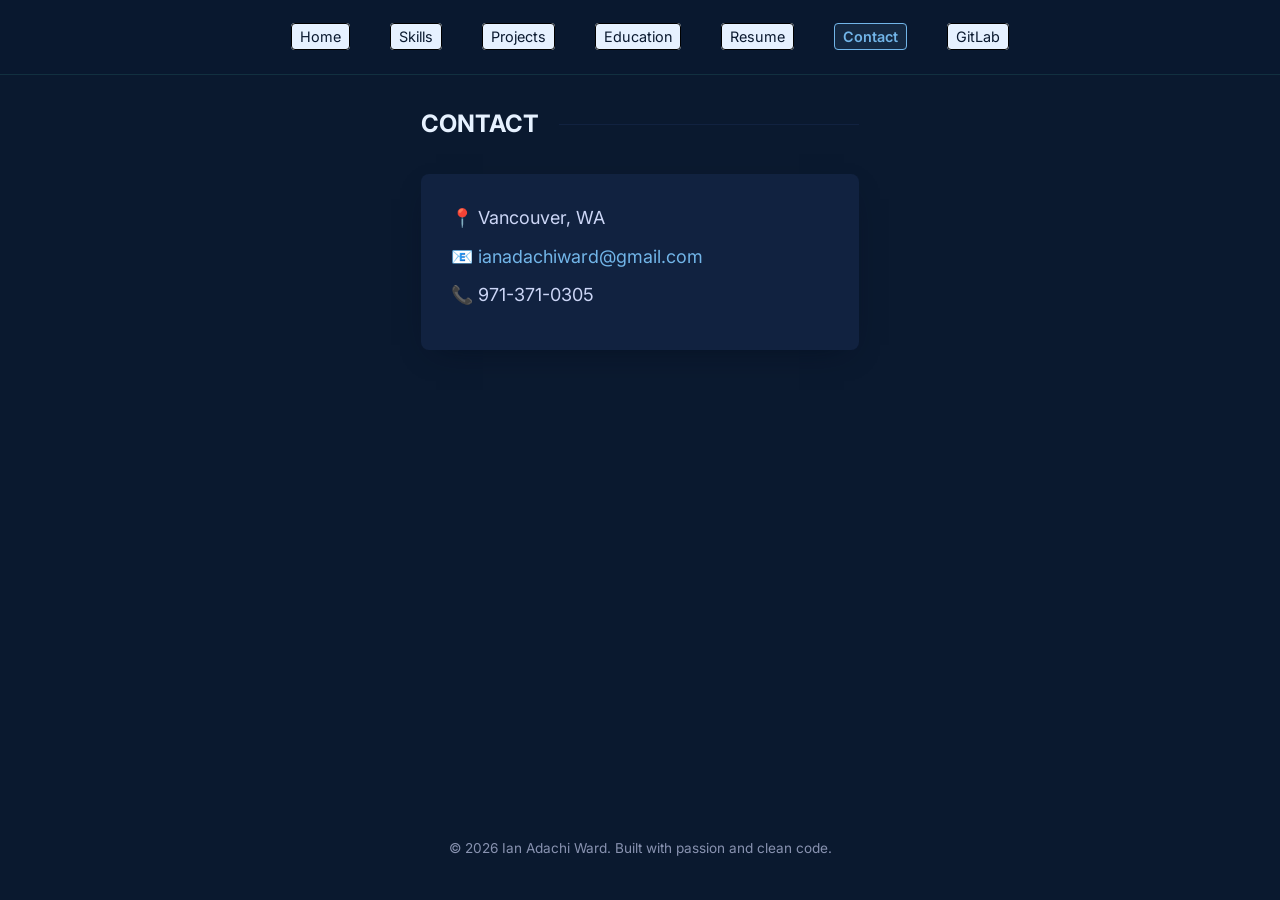
<file: public/contact.html>
<!DOCTYPE html>
<html lang="en">
<head>
    <meta charset="utf-8">
    <meta name="viewport" content="width=device-width, initial-scale=1.0">
    <meta name="generator" content="GitLab Pages">
    <title>Contact | Ian Adachi Ward</title>
    <link rel="stylesheet" href="style.css">
    <link rel="preconnect" href="https://fonts.googleapis.com">
    <link rel="preconnect" href="https://fonts.gstatic.com" crossorigin>
    <link href="https://fonts.googleapis.com/css2?family=Inter:wght@300;400;600;700&display=swap" rel="stylesheet">
</head>
<body>
    <nav class="navbar">
        <div class="container">
            <ul class="nav-links">
                <li><a href="index.html">Home</a></li>
                <li><a href="skills.html">Skills</a></li>
                <li><a href="projects.html">Projects</a></li>
                <li><a href="education.html">Education</a></li>
                <li><a href="experience.html">Resume</a></li>
                <li><a href="contact.html" class="active">Contact</a></li>
                <li><a href="https://gitlab.com/Ian-AdachiWard" target="_blank">GitLab</a></li>
            </ul>
        </div>
    </nav>

    <main class="container">
        <section id="contact">
            <h2>CONTACT</h2>
            <div class="contact-details">
                <p>📍 Vancouver, WA</p>
                <p>📧 <a href="mailto:ianadachiward@gmail.com">ianadachiward@gmail.com</a></p>
                <p>📞 971-371-0305</p>
            </div>
        </section>
    </main>

    <footer>
        <div class="container">
            <p>&copy; 2026 Ian Adachi Ward. Built with passion and clean code.</p>
        </div>
    </footer>
</body>
</html>
</file>
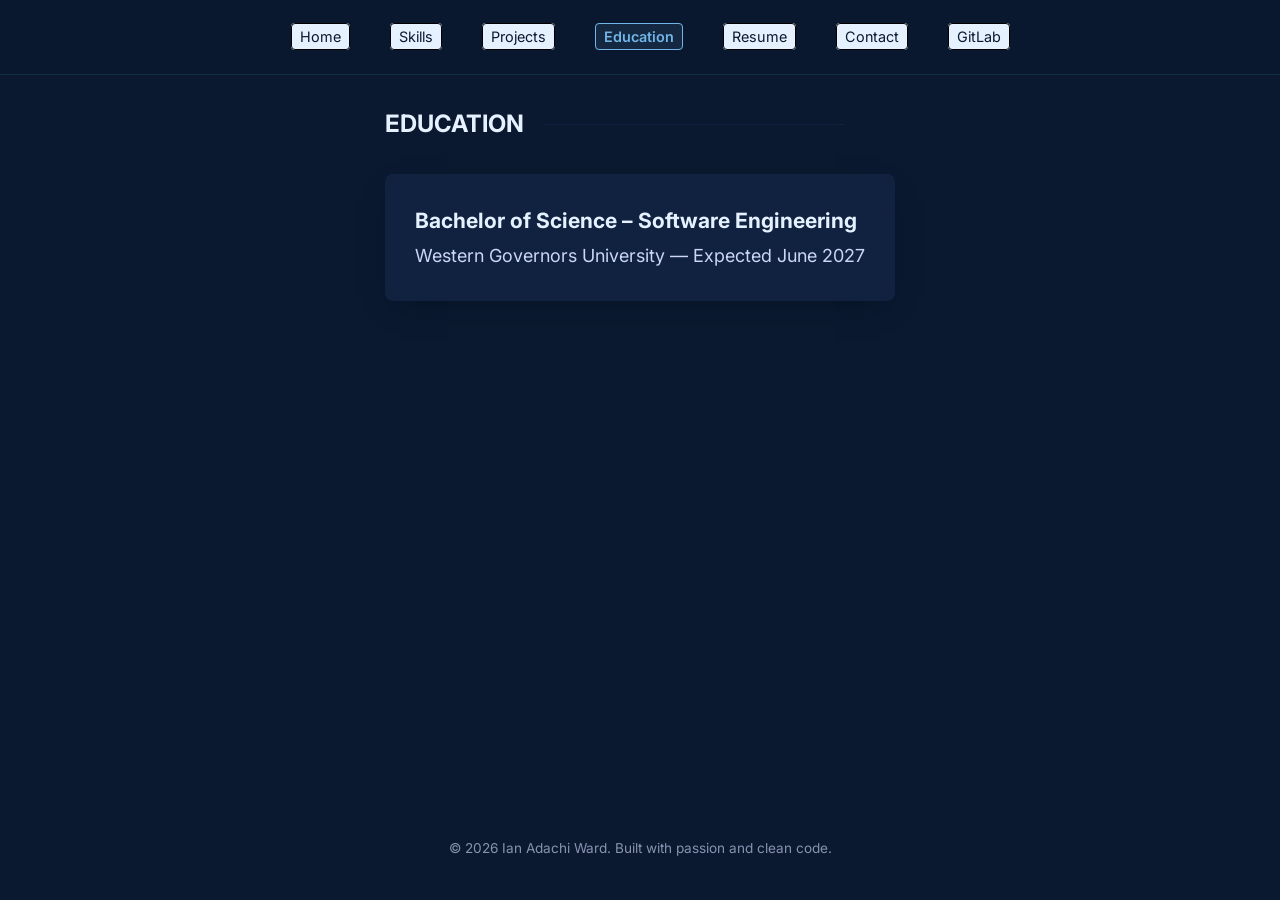
<file: public/education.html>
<!DOCTYPE html>
<html lang="en">
<head>
    <meta charset="utf-8">
    <meta name="viewport" content="width=device-width, initial-scale=1.0">
    <meta name="generator" content="GitLab Pages">
    <title>Education | Ian Adachi Ward</title>
    <link rel="stylesheet" href="style.css">
    <link rel="preconnect" href="https://fonts.googleapis.com">
    <link rel="preconnect" href="https://fonts.gstatic.com" crossorigin>
    <link href="https://fonts.googleapis.com/css2?family=Inter:wght@300;400;600;700&display=swap" rel="stylesheet">
</head>
<body>
    <nav class="navbar">
        <div class="container">
            <ul class="nav-links">
                <li><a href="index.html">Home</a></li>
                <li><a href="skills.html">Skills</a></li>
                <li><a href="projects.html">Projects</a></li>
                <li><a href="education.html" class="active">Education</a></li>
                <li><a href="experience.html">Resume</a></li>
                <li><a href="contact.html">Contact</a></li>
                <li><a href="https://gitlab.com/Ian-AdachiWard" target="_blank">GitLab</a></li>
            </ul>
        </div>
    </nav>

    <main class="container">
        <section id="education">
            <h2>EDUCATION</h2>
            <div class="education-item">
                <h3>Bachelor of Science – Software Engineering</h3>
                <p>Western Governors University — Expected June 2027</p>
            </div>
        </section>
    </main>

    <footer>
        <div class="container">
            <p>&copy; 2026 Ian Adachi Ward. Built with passion and clean code.</p>
        </div>
    </footer>
</body>
</html>
</file>
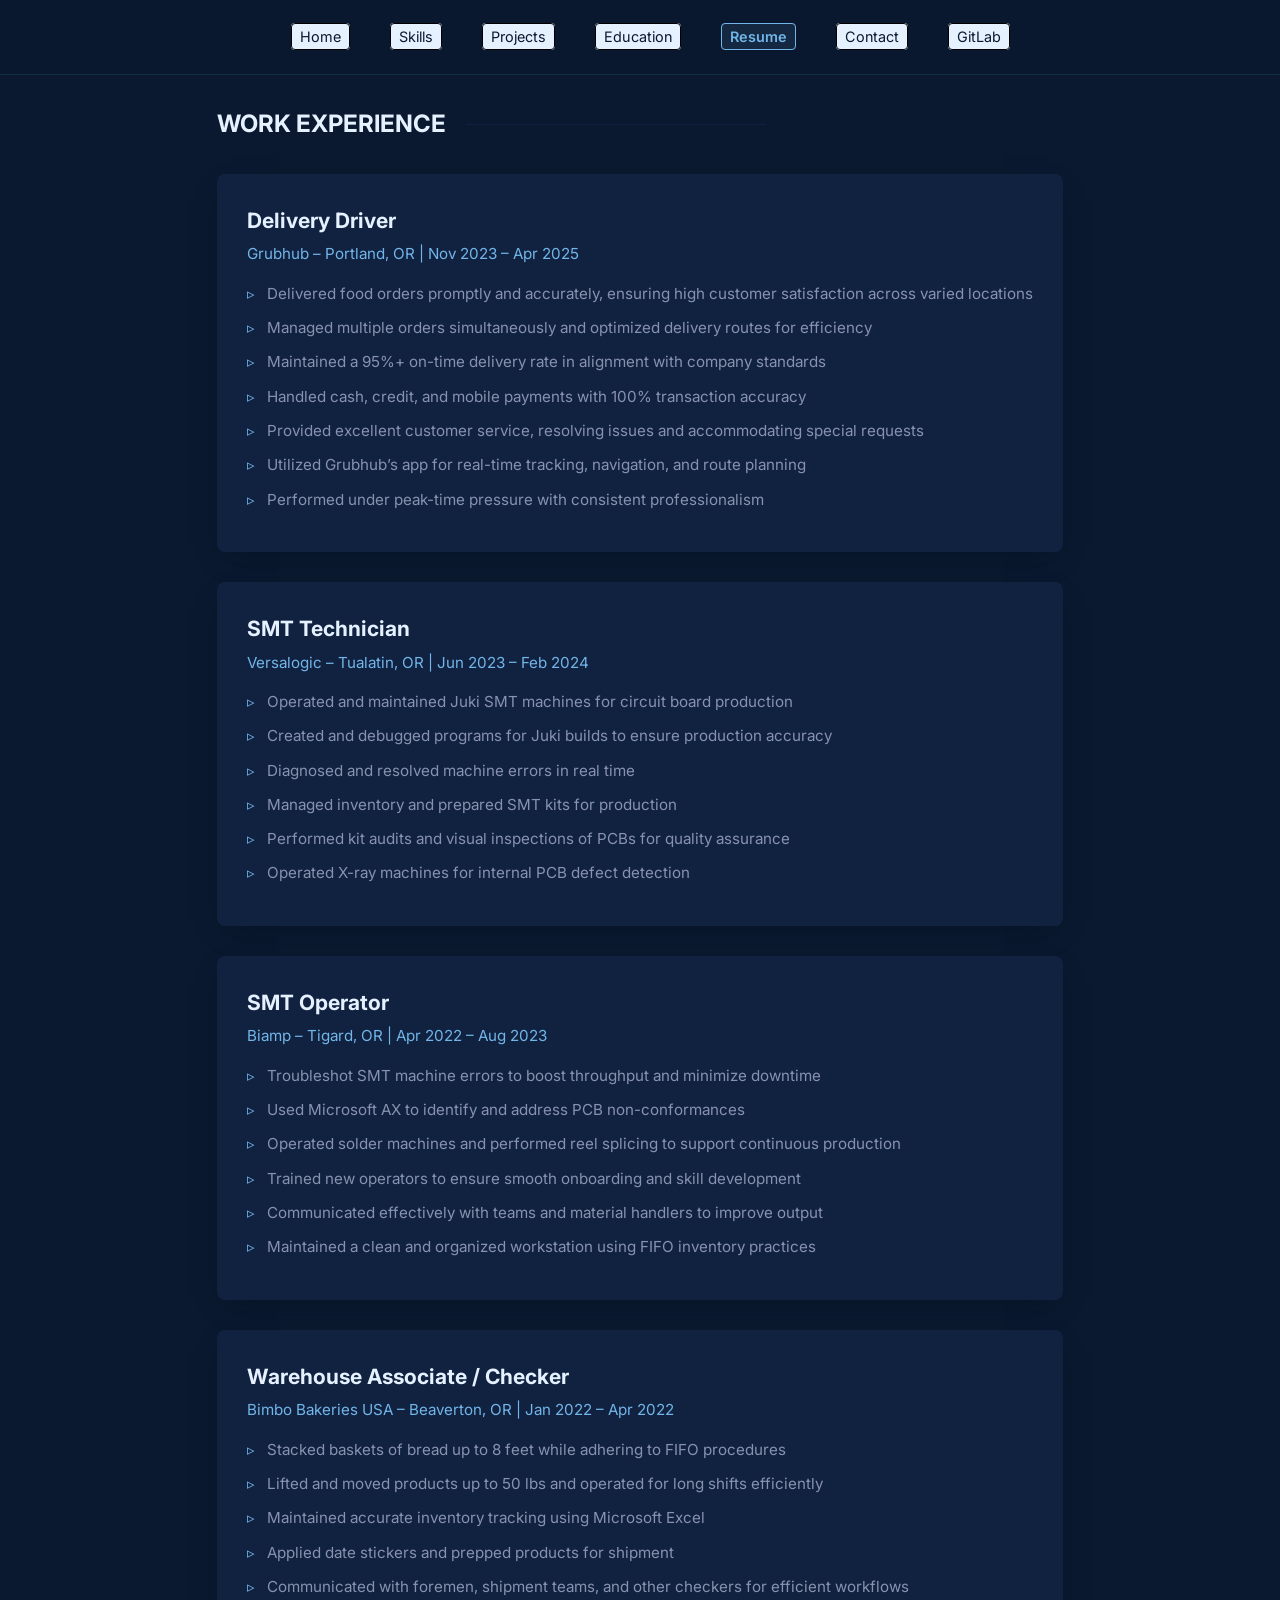
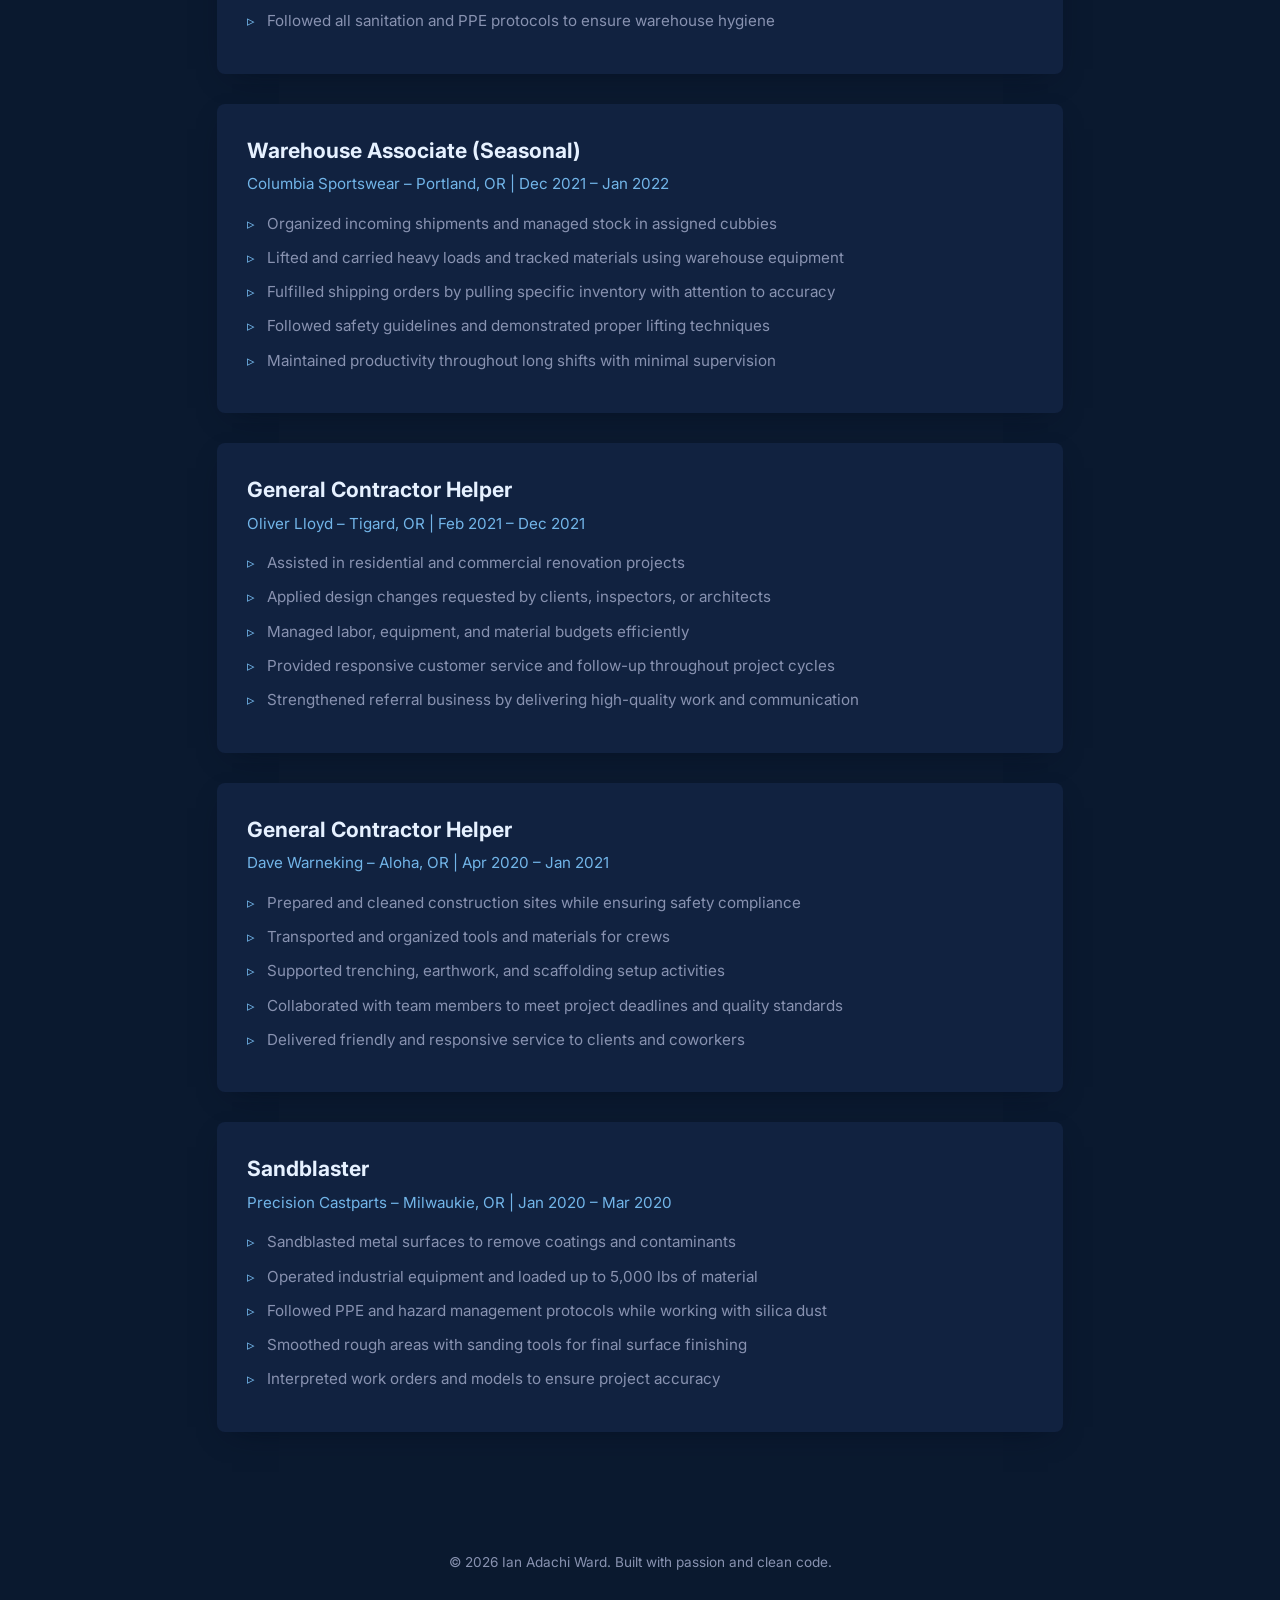
<file: public/experience.html>
<!DOCTYPE html>
<html lang="en">
<head>
    <meta charset="utf-8">
    <meta name="viewport" content="width=device-width, initial-scale=1.0">
    <meta name="generator" content="GitLab Pages">
    <title>Experience | Ian Adachi Ward</title>
    <link rel="stylesheet" href="style.css">
    <link rel="preconnect" href="https://fonts.googleapis.com">
    <link rel="preconnect" href="https://fonts.gstatic.com" crossorigin>
    <link href="https://fonts.googleapis.com/css2?family=Inter:wght@300;400;600;700&display=swap" rel="stylesheet">
</head>
<body>
    <nav class="navbar">
        <div class="container">
            <ul class="nav-links">
                <li><a href="index.html">Home</a></li>
                <li><a href="skills.html">Skills</a></li>
                <li><a href="projects.html">Projects</a></li>
                <li><a href="education.html">Education</a></li>
                <li><a href="experience.html" class="active">Resume</a></li>
                <li><a href="contact.html">Contact</a></li>
                <li><a href="https://gitlab.com/Ian-AdachiWard" target="_blank">GitLab</a></li>
            </ul>
        </div>
    </nav>

    <main class="container">
        <section id="experience">
            <h2>WORK EXPERIENCE</h2>
            <div class="experience-item">
                <h3>Delivery Driver</h3>
                <p class="company">Grubhub – Portland, OR | Nov 2023 – Apr 2025</p>
                <ul>
                    <li>Delivered food orders promptly and accurately, ensuring high customer satisfaction across varied locations</li>
                    <li>Managed multiple orders simultaneously and optimized delivery routes for efficiency</li>
                    <li>Maintained a 95%+ on-time delivery rate in alignment with company standards</li>
                    <li>Handled cash, credit, and mobile payments with 100% transaction accuracy</li>
                    <li>Provided excellent customer service, resolving issues and accommodating special requests</li>
                    <li>Utilized Grubhub’s app for real-time tracking, navigation, and route planning</li>
                    <li>Performed under peak-time pressure with consistent professionalism</li>
                </ul>
            </div>

            <div class="experience-item">
                <h3>SMT Technician</h3>
                <p class="company">Versalogic – Tualatin, OR | Jun 2023 – Feb 2024</p>
                <ul>
                    <li>Operated and maintained Juki SMT machines for circuit board production</li>
                    <li>Created and debugged programs for Juki builds to ensure production accuracy</li>
                    <li>Diagnosed and resolved machine errors in real time</li>
                    <li>Managed inventory and prepared SMT kits for production</li>
                    <li>Performed kit audits and visual inspections of PCBs for quality assurance</li>
                    <li>Operated X-ray machines for internal PCB defect detection</li>
                </ul>
            </div>

            <div class="experience-item">
                <h3>SMT Operator</h3>
                <p class="company">Biamp – Tigard, OR | Apr 2022 – Aug 2023</p>
                <ul>
                    <li>Troubleshot SMT machine errors to boost throughput and minimize downtime</li>
                    <li>Used Microsoft AX to identify and address PCB non-conformances</li>
                    <li>Operated solder machines and performed reel splicing to support continuous production</li>
                    <li>Trained new operators to ensure smooth onboarding and skill development</li>
                    <li>Communicated effectively with teams and material handlers to improve output</li>
                    <li>Maintained a clean and organized workstation using FIFO inventory practices</li>
                </ul>
            </div>

            <div class="experience-item">
                <h3>Warehouse Associate / Checker</h3>
                <p class="company">Bimbo Bakeries USA – Beaverton, OR | Jan 2022 – Apr 2022</p>
                <ul>
                    <li>Stacked baskets of bread up to 8 feet while adhering to FIFO procedures</li>
                    <li>Lifted and moved products up to 50 lbs and operated for long shifts efficiently</li>
                    <li>Maintained accurate inventory tracking using Microsoft Excel</li>
                    <li>Applied date stickers and prepped products for shipment</li>
                    <li>Communicated with foremen, shipment teams, and other checkers for efficient workflows</li>
                    <li>Followed all sanitation and PPE protocols to ensure warehouse hygiene</li>
                </ul>
            </div>

            <div class="experience-item">
                <h3>Warehouse Associate (Seasonal)</h3>
                <p class="company">Columbia Sportswear – Portland, OR | Dec 2021 – Jan 2022</p>
                <ul>
                    <li>Organized incoming shipments and managed stock in assigned cubbies</li>
                    <li>Lifted and carried heavy loads and tracked materials using warehouse equipment</li>
                    <li>Fulfilled shipping orders by pulling specific inventory with attention to accuracy</li>
                    <li>Followed safety guidelines and demonstrated proper lifting techniques</li>
                    <li>Maintained productivity throughout long shifts with minimal supervision</li>
                </ul>
            </div>

            <div class="experience-item">
                <h3>General Contractor Helper</h3>
                <p class="company">Oliver Lloyd – Tigard, OR | Feb 2021 – Dec 2021</p>
                <ul>
                    <li>Assisted in residential and commercial renovation projects</li>
                    <li>Applied design changes requested by clients, inspectors, or architects</li>
                    <li>Managed labor, equipment, and material budgets efficiently</li>
                    <li>Provided responsive customer service and follow-up throughout project cycles</li>
                    <li>Strengthened referral business by delivering high-quality work and communication</li>
                </ul>
            </div>

            <div class="experience-item">
                <h3>General Contractor Helper</h3>
                <p class="company">Dave Warneking – Aloha, OR | Apr 2020 – Jan 2021</p>
                <ul>
                    <li>Prepared and cleaned construction sites while ensuring safety compliance</li>
                    <li>Transported and organized tools and materials for crews</li>
                    <li>Supported trenching, earthwork, and scaffolding setup activities</li>
                    <li>Collaborated with team members to meet project deadlines and quality standards</li>
                    <li>Delivered friendly and responsive service to clients and coworkers</li>
                </ul>
            </div>

            <div class="experience-item">
                <h3>Sandblaster</h3>
                <p class="company">Precision Castparts – Milwaukie, OR | Jan 2020 – Mar 2020</p>
                <ul>
                    <li>Sandblasted metal surfaces to remove coatings and contaminants</li>
                    <li>Operated industrial equipment and loaded up to 5,000 lbs of material</li>
                    <li>Followed PPE and hazard management protocols while working with silica dust</li>
                    <li>Smoothed rough areas with sanding tools for final surface finishing</li>
                    <li>Interpreted work orders and models to ensure project accuracy</li>
                </ul>
            </div>
        </section>
    </main>

    <footer>
        <div class="container">
            <p>&copy; 2026 Ian Adachi Ward. Built with passion and clean code.</p>
        </div>
    </footer>
</body>
</html>
</file>
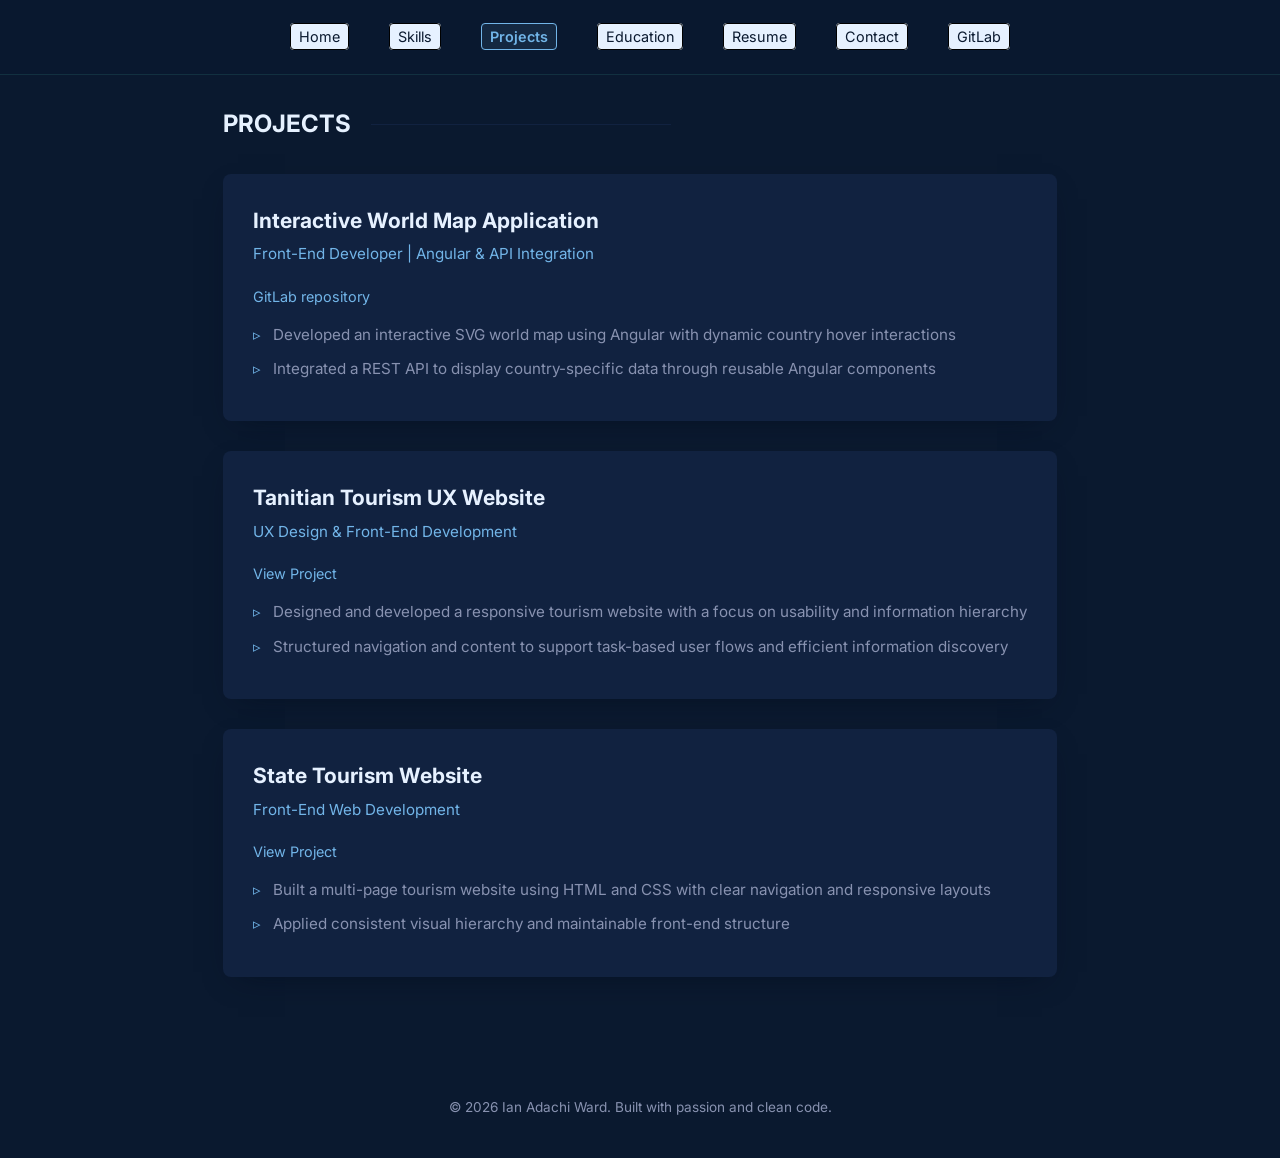
<file: public/projects.html>
<!DOCTYPE html>
<html lang="en">
<head>
    <meta charset="utf-8">
    <meta name="viewport" content="width=device-width, initial-scale=1.0">
    <meta name="generator" content="GitLab Pages">
    <title>Projects | Ian Adachi Ward</title>
    <link rel="stylesheet" href="style.css">
    <link rel="preconnect" href="https://fonts.googleapis.com">
    <link rel="preconnect" href="https://fonts.gstatic.com" crossorigin>
    <link href="https://fonts.googleapis.com/css2?family=Inter:wght@300;400;600;700&display=swap" rel="stylesheet">
</head>
<body>
    <nav class="navbar">
        <div class="container">
            <ul class="nav-links">
                <li><a href="index.html">Home</a></li>
                <li><a href="skills.html">Skills</a></li>
                <li><a href="projects.html" class="active">Projects</a></li>
                <li><a href="education.html">Education</a></li>
                <li><a href="experience.html">Resume</a></li>
                <li><a href="contact.html">Contact</a></li>
                <li><a href="https://gitlab.com/Ian-AdachiWard" target="_blank">GitLab</a></li>
            </ul>
        </div>
    </nav>

    <main class="container">
        <section id="projects">
            <h2>PROJECTS</h2>
            <div class="project-card">
                <h3>Interactive World Map Application</h3>
                <p class="role">Front-End Developer | Angular & API Integration</p>
                <a href="#" target="_blank" class="project-link">GitLab repository</a>
                <ul>
                    <li>Developed an interactive SVG world map using Angular with dynamic country hover interactions</li>
                    <li>Integrated a REST API to display country-specific data through reusable Angular components</li>
                </ul>
            </div>
            <div class="project-card">
                <h3>Tanitian Tourism UX Website</h3>
                <p class="role">UX Design & Front-End Development</p>
                <a href="https://d479-task-1-ian-adachi-ward-04e386.gitlab.io/" target="_blank" class="project-link">View Project</a>
                <ul>
                    <li>Designed and developed a responsive tourism website with a focus on usability and information hierarchy</li>
                    <li>Structured navigation and content to support task-based user flows and efficient information discovery</li>
                </ul>
            </div>
            <div class="project-card">
                <h3>State Tourism Website</h3>
                <p class="role">Front-End Web Development</p>
                <a href="https://d277-front-end-web-development-165f15.gitlab.io/" target="_blank" class="project-link">View Project</a>
                <ul>
                    <li>Built a multi-page tourism website using HTML and CSS with clear navigation and responsive layouts</li>
                    <li>Applied consistent visual hierarchy and maintainable front-end structure</li>
                </ul>
            </div>
        </section>
    </main>

    <footer>
        <div class="container">
            <p>&copy; 2026 Ian Adachi Ward. Built with passion and clean code.</p>
        </div>
    </footer>
</body>
</html>
</file>
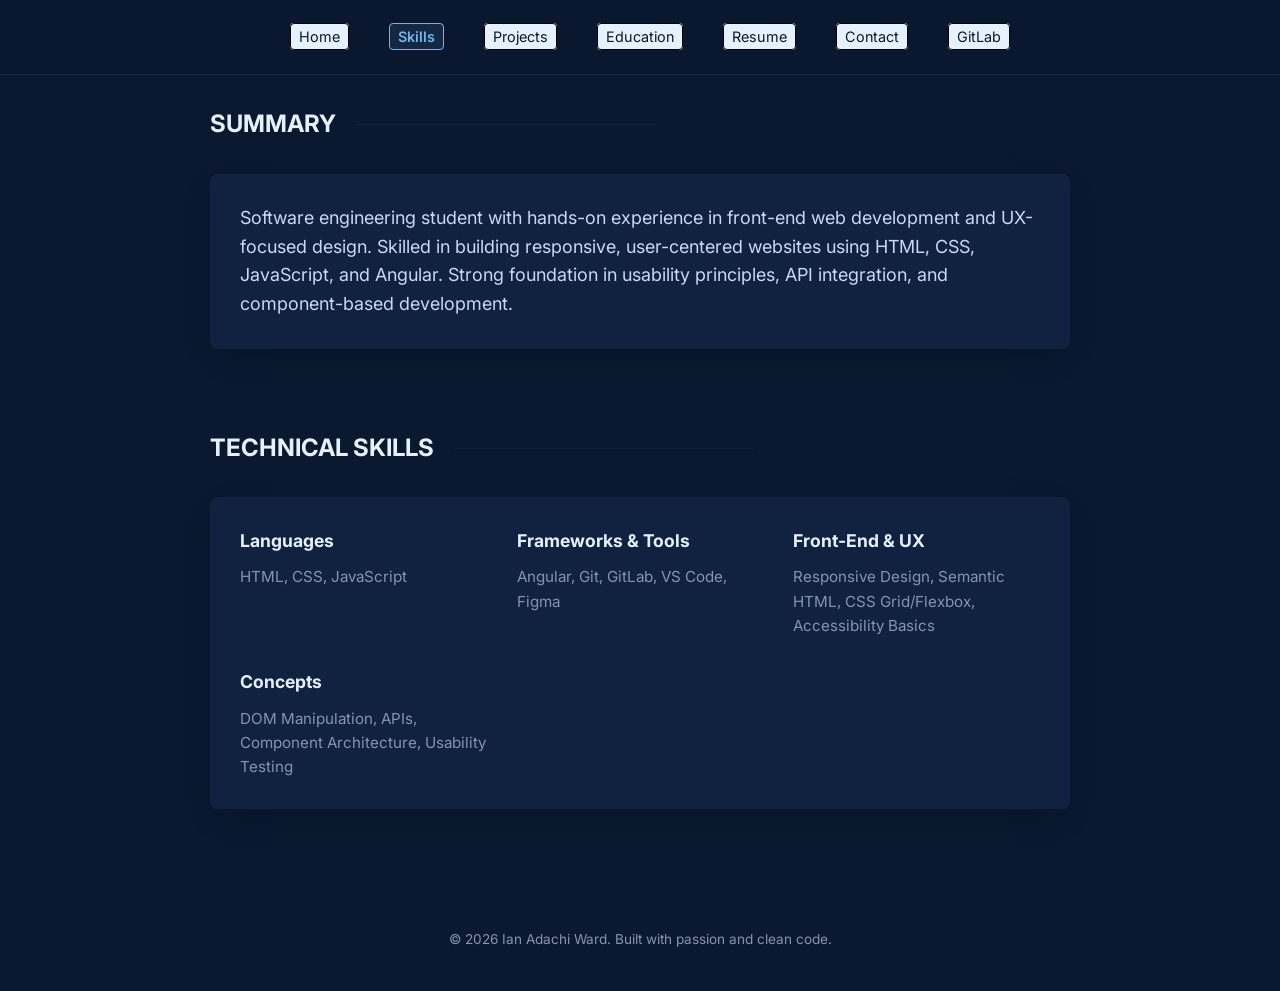
<file: public/skills.html>
<!DOCTYPE html>
<html lang="en">
<head>
    <meta charset="utf-8">
    <meta name="viewport" content="width=device-width, initial-scale=1.0">
    <meta name="generator" content="GitLab Pages">
    <title>Skills | Ian Adachi Ward</title>
    <link rel="stylesheet" href="style.css">
    <link rel="preconnect" href="https://fonts.googleapis.com">
    <link rel="preconnect" href="https://fonts.gstatic.com" crossorigin>
    <link href="https://fonts.googleapis.com/css2?family=Inter:wght@300;400;600;700&display=swap" rel="stylesheet">
</head>
<body>
    <nav class="navbar">
        <div class="container">
            <ul class="nav-links">
                <li><a href="index.html">Home</a></li>
                <li><a href="skills.html" class="active">Skills</a></li>
                <li><a href="projects.html">Projects</a></li>
                <li><a href="education.html">Education</a></li>
                <li><a href="experience.html">Resume</a></li>
                <li><a href="contact.html">Contact</a></li>
                <li><a href="https://gitlab.com/Ian-AdachiWard" target="_blank">GitLab</a></li>
            </ul>
        </div>
    </nav>

    <main class="container">
        <section id="summary">
            <h2>SUMMARY</h2>
            <div class="summary-details">
                <p>Software engineering student with hands-on experience in front-end web development and UX-focused design. Skilled in building responsive, user-centered websites using HTML, CSS, JavaScript, and Angular. Strong foundation in usability principles, API integration, and component-based development.</p>
            </div>
        </section>

        <section id="skills">
            <h2>TECHNICAL SKILLS</h2>
            <div class="skills-grid">
                <div class="skill-category">
                    <h3>Languages</h3>
                    <p>HTML, CSS, JavaScript</p>
                </div>
                <div class="skill-category">
                    <h3>Frameworks & Tools</h3>
                    <p>Angular, Git, GitLab, VS Code, Figma</p>
                </div>
                <div class="skill-category">
                    <h3>Front-End & UX</h3>
                    <p>Responsive Design, Semantic HTML, CSS Grid/Flexbox, Accessibility Basics</p>
                </div>
                <div class="skill-category">
                    <h3>Concepts</h3>
                    <p>DOM Manipulation, APIs, Component Architecture, Usability Testing</p>
                </div>
            </div>
        </section>
    </main>

    <footer>
        <div class="container">
            <p>&copy; 2026 Ian Adachi Ward. Built with passion and clean code.</p>
        </div>
    </footer>
</body>
</html>
</file>
<file: public/style.css>
html {
    scroll-behavior: smooth;
}

:root {
    --navy-blue: #0a192f;
    --light-navy: #112240;
    --white: #e6f1ff;
    --secondary-white: #ccd6f6;
    --gray: #8892b0;
    --accent: #72b5e8; /* Adding a subtle accent for links/highlights */
}

* {
    box-sizing: border-box;
    margin: 0;
    padding: 0;
}

body {
    background-color: var(--navy-blue);
    color: var(--secondary-white);
    font-family: 'Inter', -apple-system, BlinkMacSystemFont, 'Segoe UI', Roboto, Oxygen, Ubuntu, Cantarell, 'Open Sans', 'Helvetica Neue', sans-serif;
    line-height: 1.6;
    font-size: 18px;
    display: flex;
    flex-direction: column;
    min-height: 100vh;
}

.container {
    max-width: 900px;
    margin: 0 auto;
    padding: 0 20px;
}

.navbar {
    position: sticky;
    top: 0;
    background-color: rgba(10, 25, 47, 0.85);
    backdrop-filter: blur(10px);
    z-index: 1000;
    padding: 20px 0;
    border-bottom: 1px solid rgba(100, 255, 218, 0.1);
}

.nav-links {
    display: flex;
    justify-content: center;
    list-style: none;
    flex-wrap: wrap;
}

.nav-links li {
    margin: 5px 10px;
}

.nav-links a {
    color: var(--navy-blue);
    text-decoration: none;
    font-size: 0.9rem;
    font-weight: 400;
    padding: 4px 8px;
    background-color: var(--white);
    border: 1px solid #000000;
    border-radius: 4px;
    transition: all 0.3s ease;
}

.nav-links a:hover {
    color: var(--accent);
    border-color: var(--accent);
    background: rgba(114, 181, 232, 0.1);
}

.nav-links a.active {
    color: var(--accent);
    border-color: var(--accent);
    font-weight: 600;
    background: rgba(114, 181, 232, 0.1);
}

header {
    background: url('images/Headshot.JPG');
    background-size: cover;
    background-position: 90% 40%; /* Shifts focus further towards top right */
    min-height: calc(100vh - 80px); /* Fill the screen minus approximate navbar height */
    padding: 60px 0;
    text-align: right;
    display: flex;
    flex-direction: column;
    align-items: flex-end;
    justify-content: flex-start; /* Keeps text towards the top */
}

header .container {
    width: 100%;
    max-width: 1200px;
}

header h1 {
    color: var(--white);
    font-size: 3rem;
    font-weight: 700;
    margin-bottom: 10px;
    letter-spacing: 1px;
    text-shadow: 2px 2px 4px rgba(0, 0, 0, 0.5); /* Added for better readability on lighter image */
}

.subtitle {
    color: var(--white);
    font-size: 1.2rem;
    font-weight: 400;
    margin-bottom: 30px;
    text-shadow: 2px 2px 2px rgba(0, 0, 0, 0.5); /* Added for better readability */
}

.contact-info {
    margin-bottom: 20px;
    font-size: 0.95rem;
}

.contact-info span {
    margin: 0 15px;
    display: inline-block;
}

.contact-info a {
    color: var(--secondary-white);
    text-decoration: none;
    transition: color 0.3s ease;
}

.contact-info a:hover {
    color: var(--accent);
}

.social-links {
    margin-top: 20px;
}

.social-links a {
    color: var(--accent);
    text-decoration: none;
    border: 1px solid var(--accent);
    padding: 8px 20px;
    border-radius: 4px;
    margin: 0 10px;
    font-size: 0.9rem;
    transition: background 0.3s ease, color 0.3s ease;
}

.social-links a:hover {
    background: rgba(100, 255, 218, 0.1);
}

main {
    padding: 220px 0 60px 0;
    flex: 1;
}

section {
    margin-bottom: 80px;
}

h2 {
    color: var(--white);
    font-size: 1.5rem;
    margin-bottom: 30px;
    display: flex;
    align-items: center;
}

h2::after {
    content: "";
    display: block;
    height: 1px;
    width: 300px;
    background-color: var(--light-navy);
    margin-left: 20px;
}

.skills-grid {
    display: grid;
    grid-template-columns: repeat(auto-fit, minmax(200px, 1fr));
    gap: 30px;
}

.skill-category h3 {
    color: var(--white);
    font-size: 1.1rem;
    margin-bottom: 10px;
}

.skill-category p {
    font-size: 0.95rem;
    color: var(--gray);
}

.project-card,.skills-grid, .summary-details, .education-item, .experience-item, .contact-details {
    background-color: var(--light-navy);
    padding: 30px;
    border-radius: 8px;
    margin-bottom: 30px;
    box-shadow: 0 10px 30px -15px rgba(2, 12, 27, 0.7);
    transition: transform 0.3s ease;
}

.contact-details p {
    margin-bottom: 10px;
}

.contact-details a {
    color: var(--accent);
    text-decoration: none;
}

.contact-details a:hover {
    text-decoration: underline;
}

.accent-link {
    color: var(--accent);
    text-decoration: none;
    font-weight: 600;
}

.accent-link:hover {
    text-decoration: underline;
}

.project-card:hover {
    transform: translateY(-5px);
}

.project-card h3, .education-item h3, .experience-item h3 {
    color: var(--white);
    margin-bottom: 5px;
}

.role, .company {
    color: var(--accent);
    font-size: 0.95rem;
    margin-bottom: 15px;
}

.project-link {
    display: inline-block;
    color: var(--accent);
    text-decoration: none;
    font-size: 0.9rem;
    margin-bottom: 15px;
}

.project-link:hover {
    text-decoration: underline;
}
main h2 {
    margin-top: 30px;
}
.nav-links li::before {
    content: none;
}

ul {
    list-style-type: none;
}

ul li {
    position: relative;
    padding-left: 20px;
    margin-bottom: 10px;
    font-size: 0.95rem;
    color: var(--gray);
}

ul li::before {
    content: "▹";
    position: absolute;
    left: 0;
    color: var(--accent);
}

footer {
    text-align: center;
    padding: 40px 0;
    color: var(--gray);
    font-size: 0.85rem;
}

@media (max-width: 800px) {
    .navbar {
        padding: 15px 0;
    }
    
    .nav-links li {
        margin: 5px 8px;
    }
    
    .nav-links a {
        font-size: 0.8rem;
    }

    header {
        text-align: center;
        align-items: center;
        min-height: calc(100vh - 70px); /* Adjust for mobile navbar height */
        padding: 40px 0;
        background-position: center;
    }

    header h1 {
        font-size: 2.2rem;
    }
    
    .contact-info span {
        display: block;
        margin: 10px 0;
    }
    
    h2::after {
        width: 100%;
    }
}
</file>
